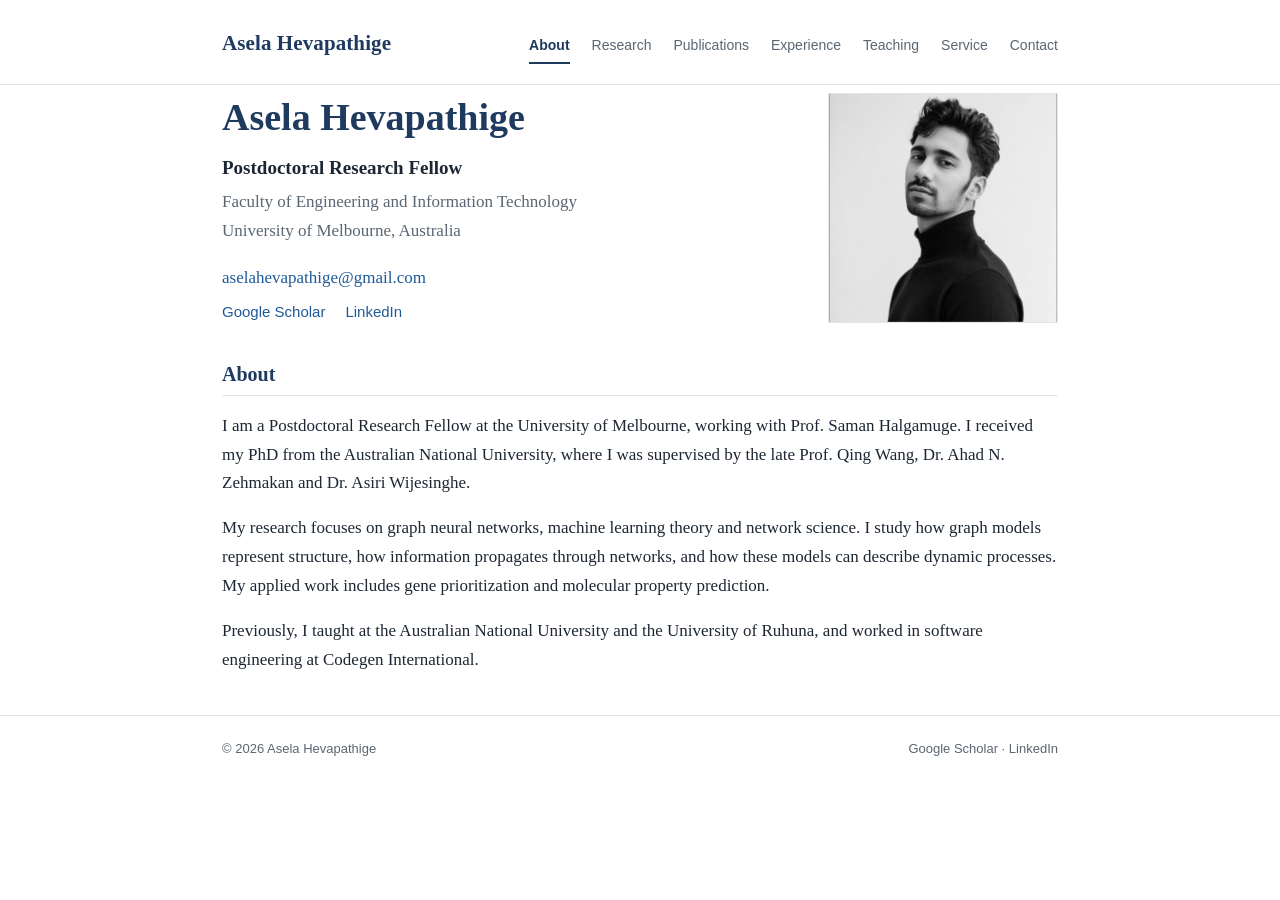
<file: index.html>
<!doctype html>
<html lang="en">
<head>
<meta charset="utf-8">
<meta name="viewport" content="width=device-width,initial-scale=1">
<title>Asela Hevapathige</title>
<meta name="description" content="Asela Hevapathige, Postdoctoral Research Fellow at the University of Melbourne.">
<meta name="theme-color" content="#1f3a5f">
<link rel="icon" type="image/svg+xml" href="data:image/svg+xml,%3Csvg%20xmlns%3D%22http%3A//www.w3.org/2000/svg%22%20viewBox%3D%220%200%2040%2040%22%3E%3Crect%20width%3D%2240%22%20height%3D%2240%22%20rx%3D%224%22%20fill%3D%22%231f3a5f%22/%3E%3Ctext%20x%3D%2220%22%20y%3D%2229%22%20text-anchor%3D%22middle%22%20font-family%3D%22Georgia%2Cserif%22%20font-size%3D%2226%22%20fill%3D%22white%22%3EA%3C/text%3E%3C/svg%3E">
<link rel="stylesheet" href="style.css">
</head>
<body>
<a class="skip" href="#main">Skip to content</a>
<header>
<div class="wrap bar">
<a class="brand" href="index.html">Asela Hevapathige</a>
<nav aria-label="Main navigation"><a href="index.html" aria-current="page">About</a><a href="research.html">Research</a><a href="publications.html">Publications</a><a href="experience.html">Experience</a><a href="teaching.html">Teaching</a><a href="service.html">Service</a><a href="contact.html">Contact</a></nav>
</div>
</header>
<main id="main" class="wrap">


<section class="intro">
<div class="intro-text">
<h1>Asela Hevapathige</h1>
<p class="role">Postdoctoral Research Fellow</p>
<p class="affil">Faculty of Engineering and Information Technology<br>University of Melbourne, Australia</p>
<p class="contact-line"><a href="mailto:aselahevapathige@gmail.com">aselahevapathige@gmail.com</a></p>
<p class="links"><a href="https://scholar.google.com/citations?user=z_0UeosAAAAJ&hl=en" target="_blank" rel="noopener noreferrer">Google Scholar</a><a href="https://www.linkedin.com/in/aselahevapathige" target="_blank" rel="noopener noreferrer">LinkedIn</a></p>
</div>
<img class="portrait" src="profile.jpg" alt="Portrait of Asela Hevapathige" width="240">
</section>
<section class="bio">
<h2>About</h2>
<p>I am a Postdoctoral Research Fellow at the University of Melbourne, working with Prof. Saman Halgamuge. I received my PhD from the Australian National University, where I was supervised by the late Prof. Qing Wang, Dr. Ahad N. Zehmakan and Dr. Asiri Wijesinghe.</p>
<p>My research focuses on graph neural networks, machine learning theory and network science. I study how graph models represent structure, how information propagates through networks, and how these models can describe dynamic processes. My applied work includes gene prioritization and molecular property prediction.</p>
<p>Previously, I taught at the Australian National University and the University of Ruhuna, and worked in software engineering at Codegen International.</p>
</section>

</main>
<footer>
<div class="wrap foot">
<span>&copy; 2026 Asela Hevapathige</span>
<span><a href="https://scholar.google.com/citations?user=z_0UeosAAAAJ&hl=en" target="_blank" rel="noopener noreferrer">Google Scholar</a> &middot; <a href="https://www.linkedin.com/in/aselahevapathige" target="_blank" rel="noopener noreferrer">LinkedIn</a></span>
</div>
</footer>
</body>
</html>
</file>
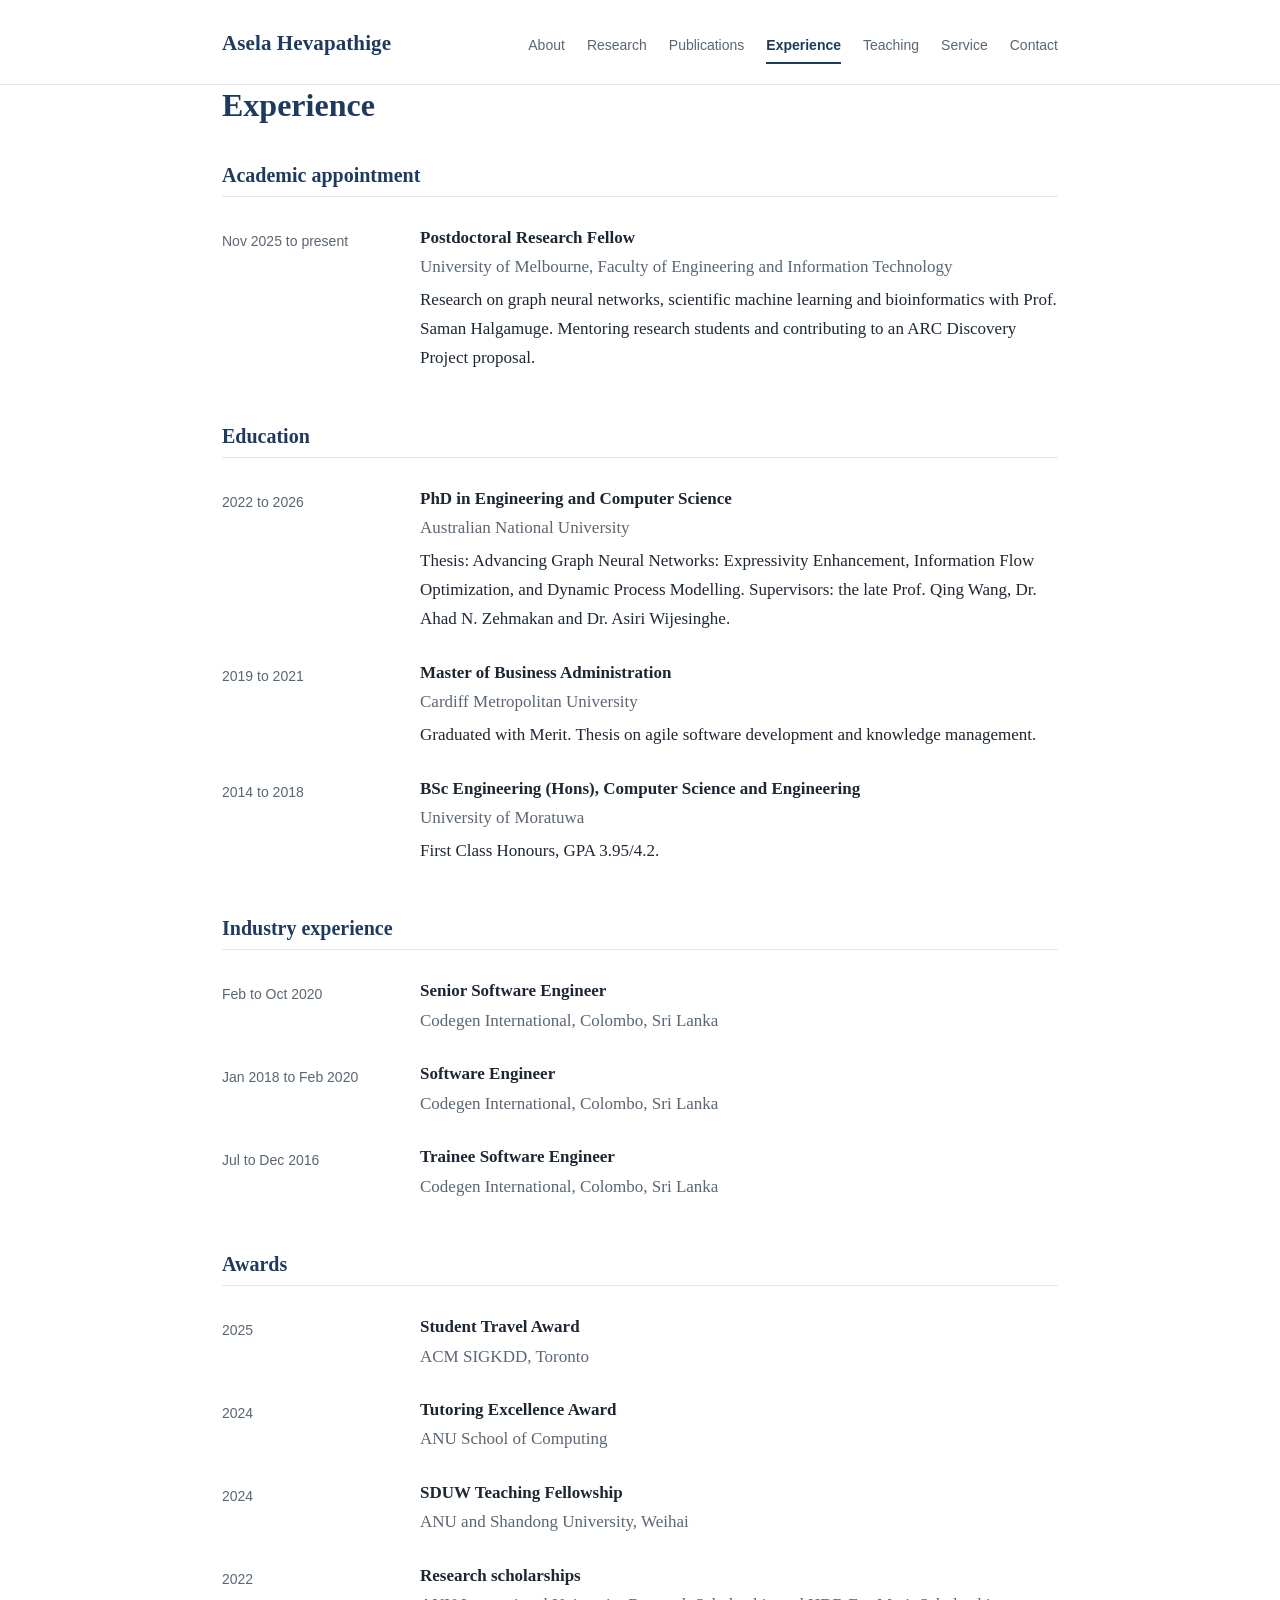
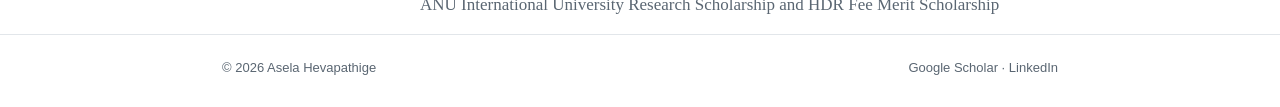
<file: awards.html>
<!doctype html><html lang="en"><head><meta charset="utf-8"><title>Redirecting</title><meta http-equiv="refresh" content="0; url=experience.html"><link rel="canonical" href="experience.html"></head><body><p>This page has moved to <a href="experience.html">Experience</a>.</p></body></html>
</file>
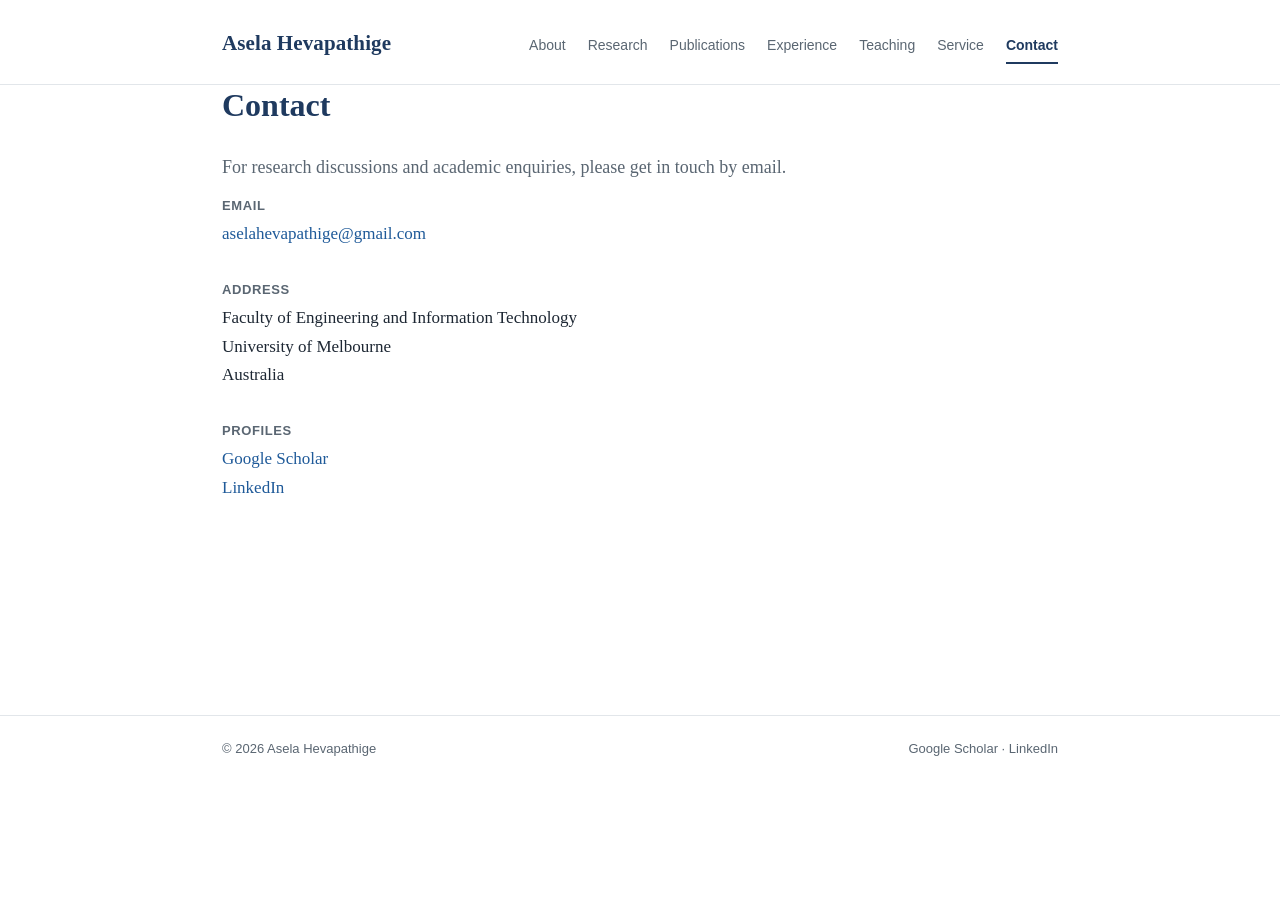
<file: contact.html>
<!doctype html>
<html lang="en">
<head>
<meta charset="utf-8">
<meta name="viewport" content="width=device-width,initial-scale=1">
<title>Contact | Asela Hevapathige</title>
<meta name="description" content="Contact details for Asela Hevapathige.">
<meta name="theme-color" content="#1f3a5f">
<link rel="icon" type="image/svg+xml" href="data:image/svg+xml,%3Csvg%20xmlns%3D%22http%3A//www.w3.org/2000/svg%22%20viewBox%3D%220%200%2040%2040%22%3E%3Crect%20width%3D%2240%22%20height%3D%2240%22%20rx%3D%224%22%20fill%3D%22%231f3a5f%22/%3E%3Ctext%20x%3D%2220%22%20y%3D%2229%22%20text-anchor%3D%22middle%22%20font-family%3D%22Georgia%2Cserif%22%20font-size%3D%2226%22%20fill%3D%22white%22%3EA%3C/text%3E%3C/svg%3E">
<link rel="stylesheet" href="style.css">
</head>
<body>
<a class="skip" href="#main">Skip to content</a>
<header>
<div class="wrap bar">
<a class="brand" href="index.html">Asela Hevapathige</a>
<nav aria-label="Main navigation"><a href="index.html">About</a><a href="research.html">Research</a><a href="publications.html">Publications</a><a href="experience.html">Experience</a><a href="teaching.html">Teaching</a><a href="service.html">Service</a><a href="contact.html" aria-current="page">Contact</a></nav>
</div>
</header>
<main id="main" class="wrap">
<h1>Contact</h1>

<p class="lead">For research discussions and academic enquiries, please get in touch by email.</p>
<section class="contact">
<p><strong>Email</strong><br><a href="mailto:aselahevapathige@gmail.com">aselahevapathige@gmail.com</a></p>
<p><strong>Address</strong><br>Faculty of Engineering and Information Technology<br>University of Melbourne<br>Australia</p>
<p><strong>Profiles</strong><br><a href="https://scholar.google.com/citations?user=z_0UeosAAAAJ&hl=en" target="_blank" rel="noopener noreferrer">Google Scholar</a><br><a href="https://www.linkedin.com/in/aselahevapathige" target="_blank" rel="noopener noreferrer">LinkedIn</a></p>
</section>

</main>
<footer>
<div class="wrap foot">
<span>&copy; 2026 Asela Hevapathige</span>
<span><a href="https://scholar.google.com/citations?user=z_0UeosAAAAJ&hl=en" target="_blank" rel="noopener noreferrer">Google Scholar</a> &middot; <a href="https://www.linkedin.com/in/aselahevapathige" target="_blank" rel="noopener noreferrer">LinkedIn</a></span>
</div>
</footer>
</body>
</html>
</file>
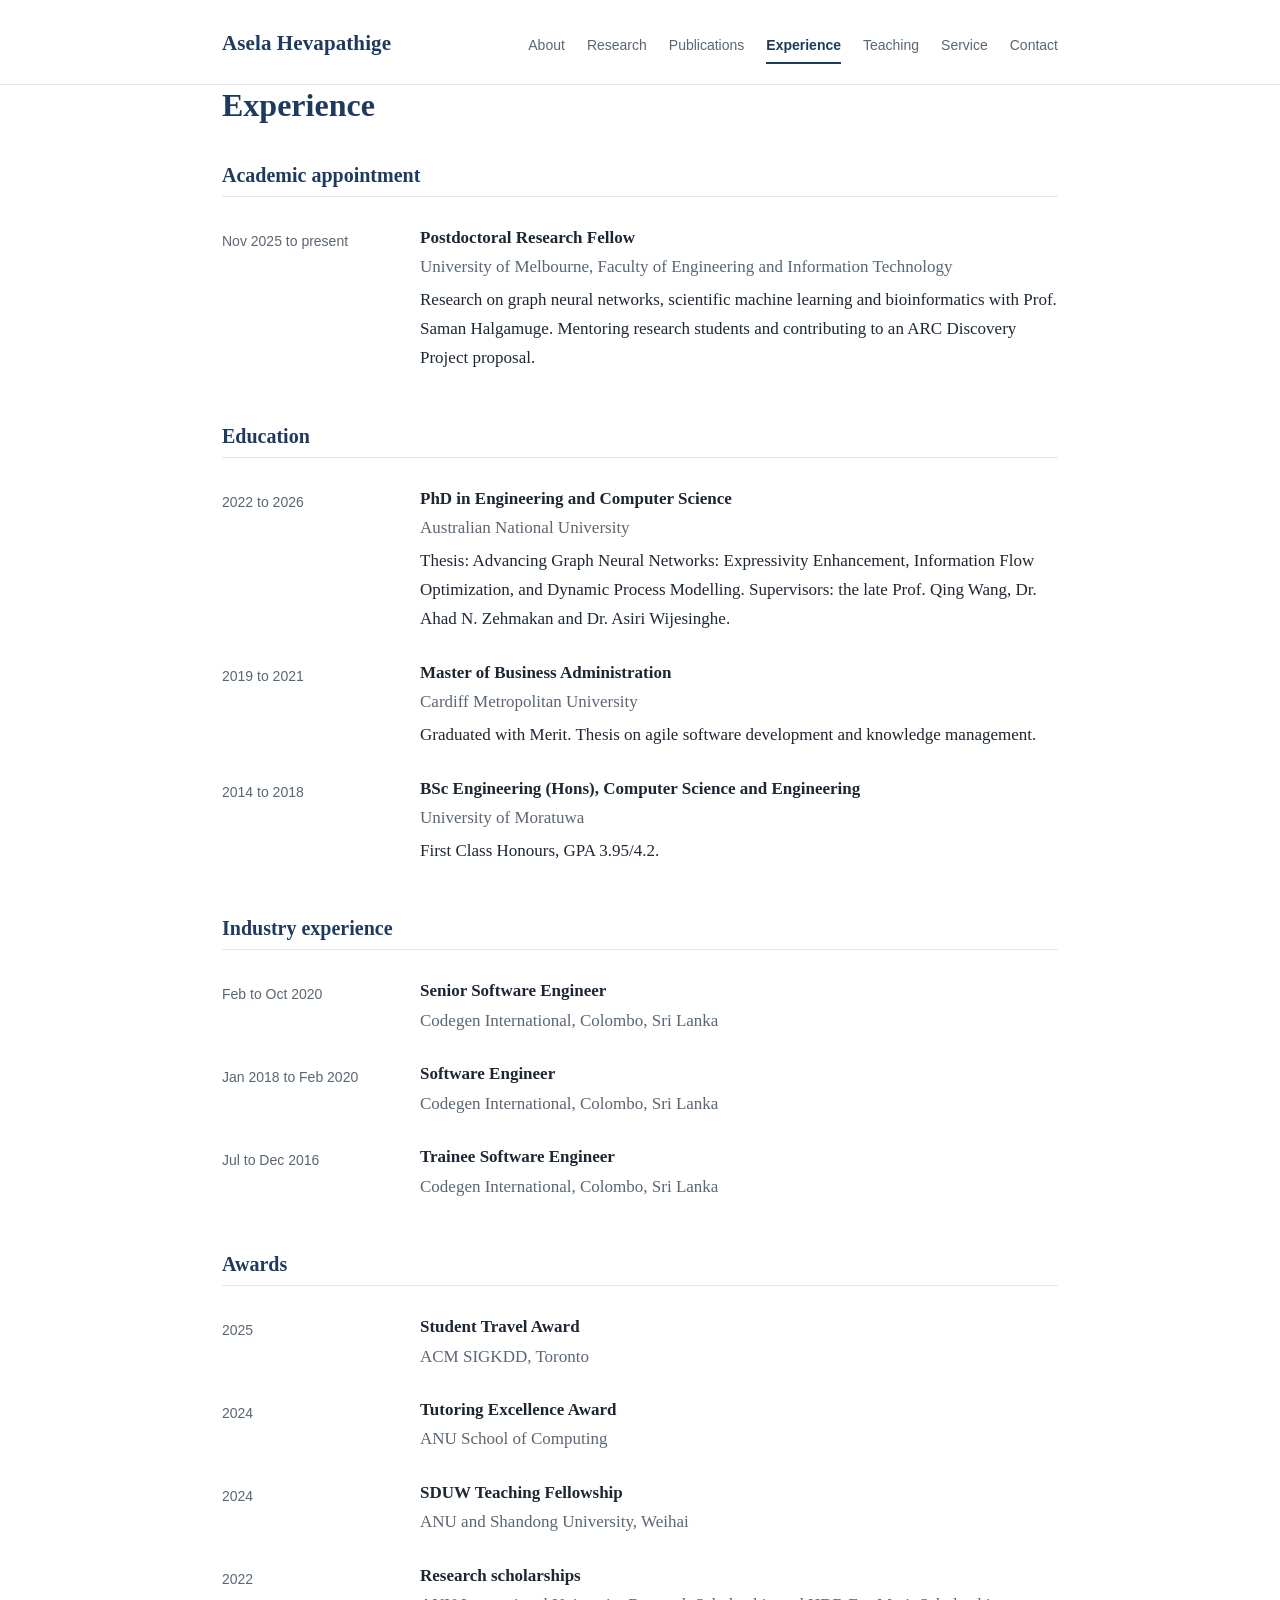
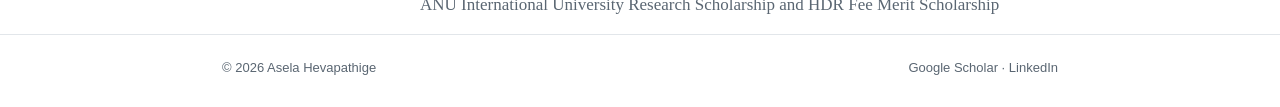
<file: experience.html>
<!doctype html>
<html lang="en">
<head>
<meta charset="utf-8">
<meta name="viewport" content="width=device-width,initial-scale=1">
<title>Experience | Asela Hevapathige</title>
<meta name="description" content="Academic appointment, education, industry experience and awards.">
<meta name="theme-color" content="#1f3a5f">
<link rel="icon" type="image/svg+xml" href="data:image/svg+xml,%3Csvg%20xmlns%3D%22http%3A//www.w3.org/2000/svg%22%20viewBox%3D%220%200%2040%2040%22%3E%3Crect%20width%3D%2240%22%20height%3D%2240%22%20rx%3D%224%22%20fill%3D%22%231f3a5f%22/%3E%3Ctext%20x%3D%2220%22%20y%3D%2229%22%20text-anchor%3D%22middle%22%20font-family%3D%22Georgia%2Cserif%22%20font-size%3D%2226%22%20fill%3D%22white%22%3EA%3C/text%3E%3C/svg%3E">
<link rel="stylesheet" href="style.css">
</head>
<body>
<a class="skip" href="#main">Skip to content</a>
<header>
<div class="wrap bar">
<a class="brand" href="index.html">Asela Hevapathige</a>
<nav aria-label="Main navigation"><a href="index.html">About</a><a href="research.html">Research</a><a href="publications.html">Publications</a><a href="experience.html" aria-current="page">Experience</a><a href="teaching.html">Teaching</a><a href="service.html">Service</a><a href="contact.html">Contact</a></nav>
</div>
</header>
<main id="main" class="wrap">
<h1>Experience</h1>

<section>
<h2>Academic appointment</h2>
<div class="entry"><div class="date">Nov 2025 to present</div><div><h3>Postdoctoral Research Fellow</h3><p class="org">University of Melbourne, Faculty of Engineering and Information Technology</p><p>Research on graph neural networks, scientific machine learning and bioinformatics with Prof. Saman Halgamuge. Mentoring research students and contributing to an ARC Discovery Project proposal.</p></div></div>
</section>
<section>
<h2>Education</h2>
<div class="entry"><div class="date">2022 to 2026</div><div><h3>PhD in Engineering and Computer Science</h3><p class="org">Australian National University</p><p>Thesis: Advancing Graph Neural Networks: Expressivity Enhancement, Information Flow Optimization, and Dynamic Process Modelling. Supervisors: the late Prof. Qing Wang, Dr. Ahad N. Zehmakan and Dr. Asiri Wijesinghe.</p></div></div>
<div class="entry"><div class="date">2019 to 2021</div><div><h3>Master of Business Administration</h3><p class="org">Cardiff Metropolitan University</p><p>Graduated with Merit. Thesis on agile software development and knowledge management.</p></div></div>
<div class="entry"><div class="date">2014 to 2018</div><div><h3>BSc Engineering (Hons), Computer Science and Engineering</h3><p class="org">University of Moratuwa</p><p>First Class Honours, GPA 3.95/4.2.</p></div></div>
</section>
<section>
<h2>Industry experience</h2>
<div class="entry"><div class="date">Feb to Oct 2020</div><div><h3>Senior Software Engineer</h3><p class="org">Codegen International, Colombo, Sri Lanka</p></div></div>
<div class="entry"><div class="date">Jan 2018 to Feb 2020</div><div><h3>Software Engineer</h3><p class="org">Codegen International, Colombo, Sri Lanka</p></div></div>
<div class="entry"><div class="date">Jul to Dec 2016</div><div><h3>Trainee Software Engineer</h3><p class="org">Codegen International, Colombo, Sri Lanka</p></div></div>
</section>
<section>
<h2>Awards</h2>
<div class="entry"><div class="date">2025</div><div><h3>Student Travel Award</h3><p class="org">ACM SIGKDD, Toronto</p></div></div>
<div class="entry"><div class="date">2024</div><div><h3>Tutoring Excellence Award</h3><p class="org">ANU School of Computing</p></div></div>
<div class="entry"><div class="date">2024</div><div><h3>SDUW Teaching Fellowship</h3><p class="org">ANU and Shandong University, Weihai</p></div></div>
<div class="entry"><div class="date">2022</div><div><h3>Research scholarships</h3><p class="org">ANU International University Research Scholarship and HDR Fee Merit Scholarship</p></div></div>
</section>

</main>
<footer>
<div class="wrap foot">
<span>&copy; 2026 Asela Hevapathige</span>
<span><a href="https://scholar.google.com/citations?user=z_0UeosAAAAJ&hl=en" target="_blank" rel="noopener noreferrer">Google Scholar</a> &middot; <a href="https://www.linkedin.com/in/aselahevapathige" target="_blank" rel="noopener noreferrer">LinkedIn</a></span>
</div>
</footer>
</body>
</html>
</file>
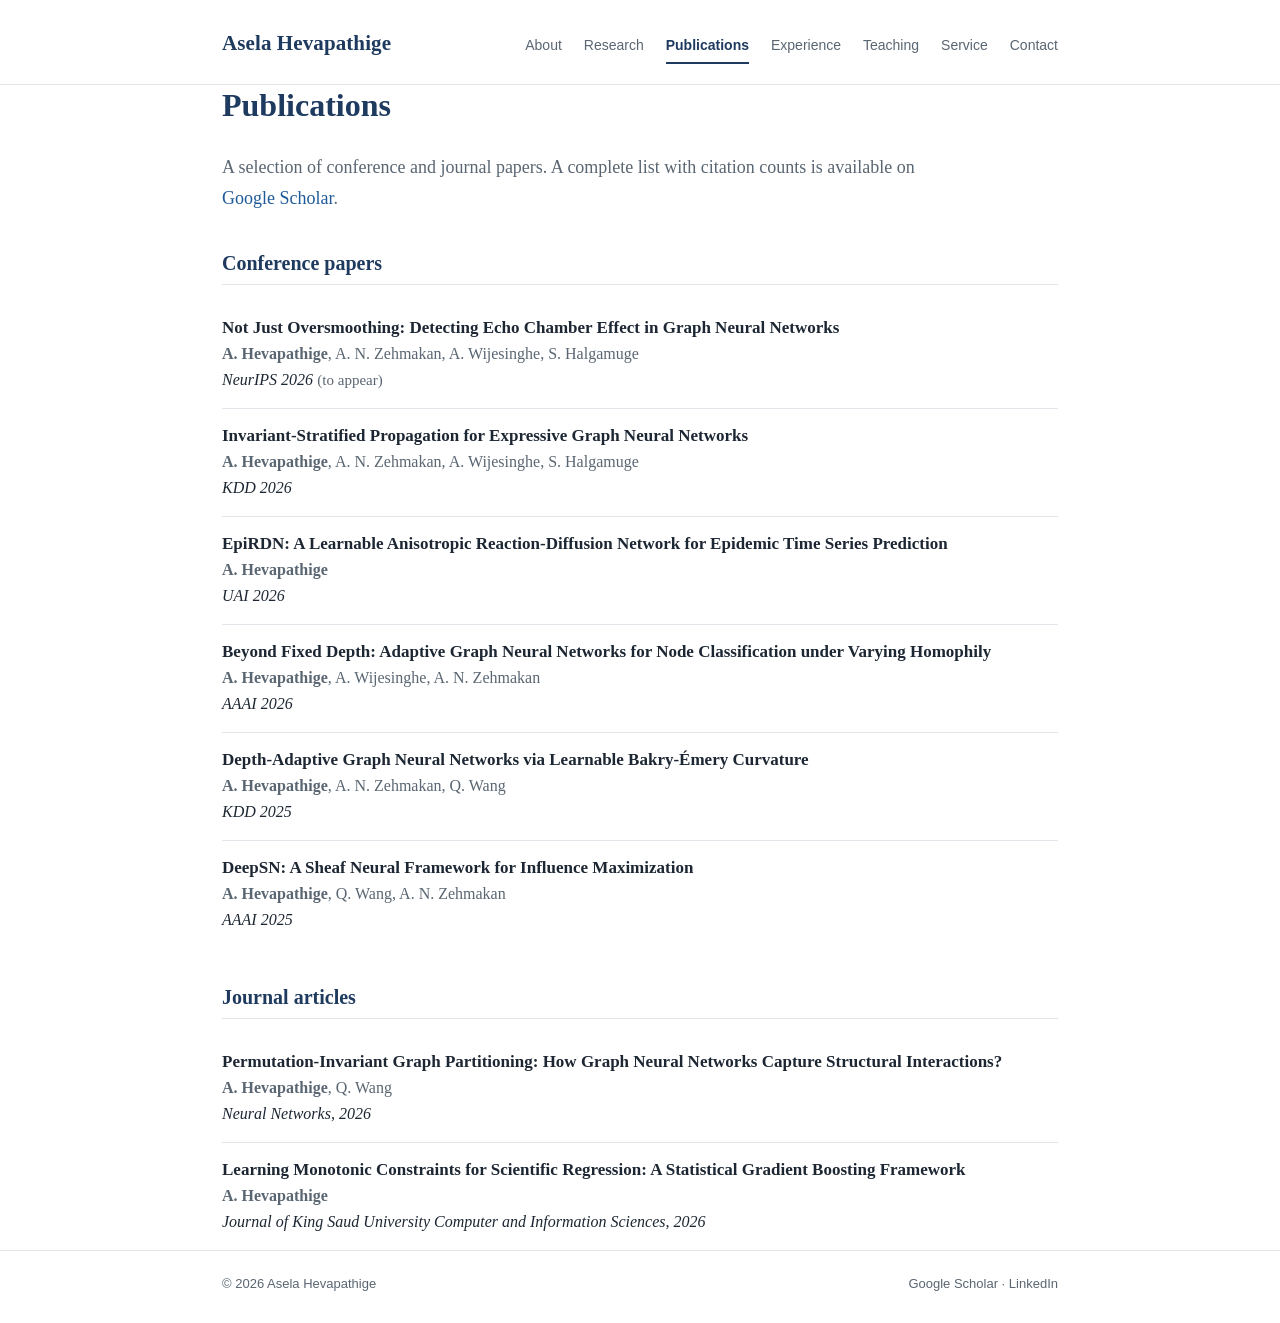
<file: publications.html>
<!doctype html>
<html lang="en">
<head>
<meta charset="utf-8">
<meta name="viewport" content="width=device-width,initial-scale=1">
<title>Publications | Asela Hevapathige</title>
<meta name="description" content="Selected papers at NeurIPS, KDD, AAAI and UAI, and selected journal articles.">
<meta name="theme-color" content="#1f3a5f">
<link rel="icon" type="image/svg+xml" href="data:image/svg+xml,%3Csvg%20xmlns%3D%22http%3A//www.w3.org/2000/svg%22%20viewBox%3D%220%200%2040%2040%22%3E%3Crect%20width%3D%2240%22%20height%3D%2240%22%20rx%3D%224%22%20fill%3D%22%231f3a5f%22/%3E%3Ctext%20x%3D%2220%22%20y%3D%2229%22%20text-anchor%3D%22middle%22%20font-family%3D%22Georgia%2Cserif%22%20font-size%3D%2226%22%20fill%3D%22white%22%3EA%3C/text%3E%3C/svg%3E">
<link rel="stylesheet" href="style.css">
</head>
<body>
<a class="skip" href="#main">Skip to content</a>
<header>
<div class="wrap bar">
<a class="brand" href="index.html">Asela Hevapathige</a>
<nav aria-label="Main navigation"><a href="index.html">About</a><a href="research.html">Research</a><a href="publications.html" aria-current="page">Publications</a><a href="experience.html">Experience</a><a href="teaching.html">Teaching</a><a href="service.html">Service</a><a href="contact.html">Contact</a></nav>
</div>
</header>
<main id="main" class="wrap">
<h1>Publications</h1>

<p class="lead">A selection of conference and journal papers. A complete list with citation counts is available on <a href="https://scholar.google.com/citations?user=z_0UeosAAAAJ&hl=en" target="_blank" rel="noopener noreferrer">Google Scholar</a>.</p>
<section>
<h2>Conference papers</h2>
<ul class="pubs"><li><span class="ptitle">Not Just Oversmoothing: Detecting Echo Chamber Effect in Graph Neural Networks</span><br><span class="authors"><strong>A. Hevapathige</strong>, A. N. Zehmakan, A. Wijesinghe, S. Halgamuge</span><br><span class="venue">NeurIPS 2026</span> <span class="note">(to appear)</span></li><li><span class="ptitle">Invariant-Stratified Propagation for Expressive Graph Neural Networks</span><br><span class="authors"><strong>A. Hevapathige</strong>, A. N. Zehmakan, A. Wijesinghe, S. Halgamuge</span><br><span class="venue">KDD 2026</span></li><li><span class="ptitle">EpiRDN: A Learnable Anisotropic Reaction-Diffusion Network for Epidemic Time Series Prediction</span><br><span class="authors"><strong>A. Hevapathige</strong></span><br><span class="venue">UAI 2026</span></li><li><span class="ptitle">Beyond Fixed Depth: Adaptive Graph Neural Networks for Node Classification under Varying Homophily</span><br><span class="authors"><strong>A. Hevapathige</strong>, A. Wijesinghe, A. N. Zehmakan</span><br><span class="venue">AAAI 2026</span></li><li><span class="ptitle">Depth-Adaptive Graph Neural Networks via Learnable Bakry-&Eacute;mery Curvature</span><br><span class="authors"><strong>A. Hevapathige</strong>, A. N. Zehmakan, Q. Wang</span><br><span class="venue">KDD 2025</span></li><li><span class="ptitle">DeepSN: A Sheaf Neural Framework for Influence Maximization</span><br><span class="authors"><strong>A. Hevapathige</strong>, Q. Wang, A. N. Zehmakan</span><br><span class="venue">AAAI 2025</span></li></ul>
</section>
<section>
<h2>Journal articles</h2>
<ul class="pubs"><li><span class="ptitle">Permutation-Invariant Graph Partitioning: How Graph Neural Networks Capture Structural Interactions?</span><br><span class="authors"><strong>A. Hevapathige</strong>, Q. Wang</span><br><span class="venue">Neural Networks, 2026</span></li><li><span class="ptitle">Learning Monotonic Constraints for Scientific Regression: A Statistical Gradient Boosting Framework</span><br><span class="authors"><strong>A. Hevapathige</strong></span><br><span class="venue">Journal of King Saud University Computer and Information Sciences, 2026</span></li></ul>
</section>

</main>
<footer>
<div class="wrap foot">
<span>&copy; 2026 Asela Hevapathige</span>
<span><a href="https://scholar.google.com/citations?user=z_0UeosAAAAJ&hl=en" target="_blank" rel="noopener noreferrer">Google Scholar</a> &middot; <a href="https://www.linkedin.com/in/aselahevapathige" target="_blank" rel="noopener noreferrer">LinkedIn</a></span>
</div>
</footer>
</body>
</html>
</file>
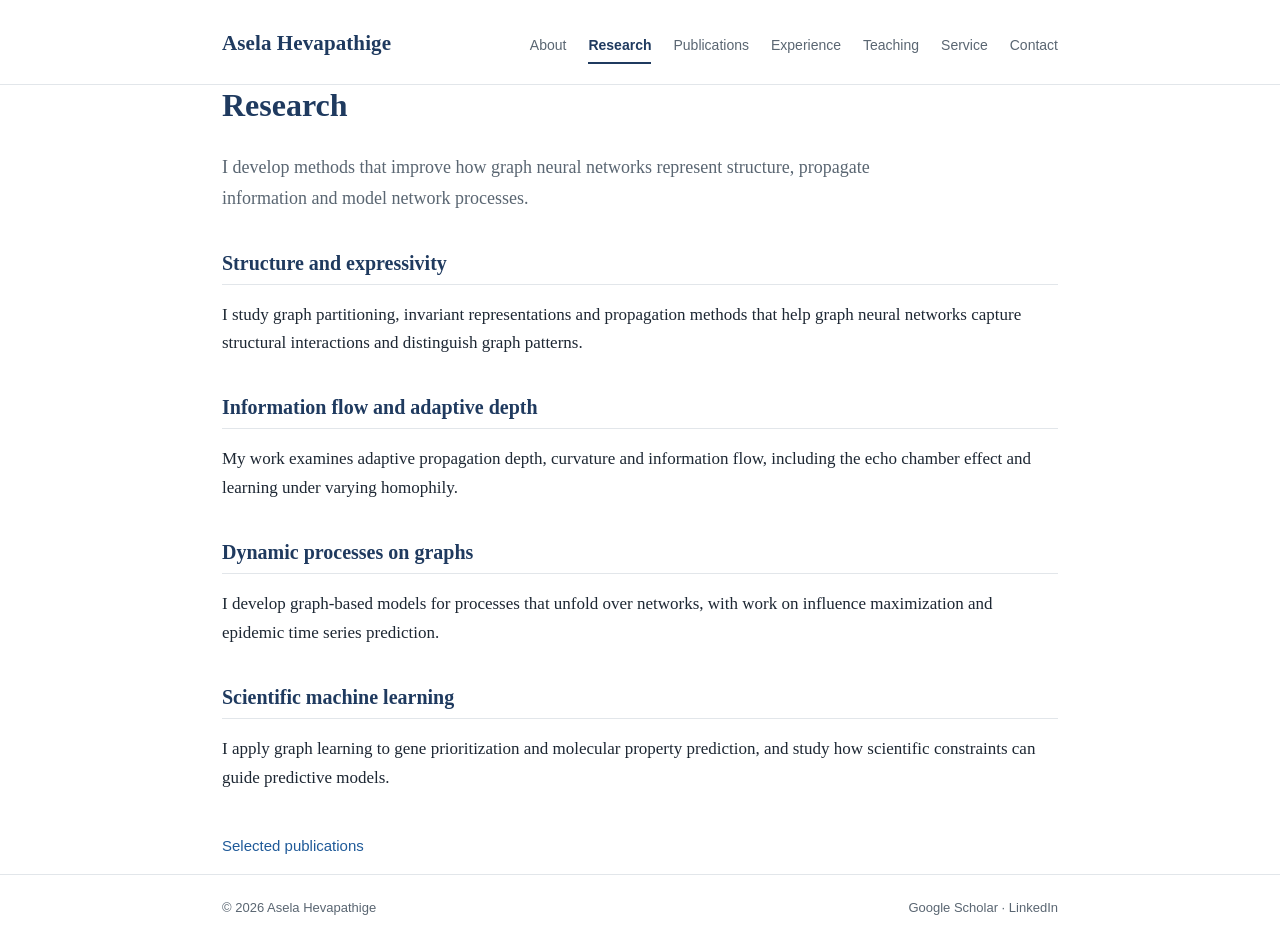
<file: research.html>
<!doctype html>
<html lang="en">
<head>
<meta charset="utf-8">
<meta name="viewport" content="width=device-width,initial-scale=1">
<title>Research | Asela Hevapathige</title>
<meta name="description" content="Graph neural networks, graph expressivity, adaptive propagation, network dynamics and scientific machine learning.">
<meta name="theme-color" content="#1f3a5f">
<link rel="icon" type="image/svg+xml" href="data:image/svg+xml,%3Csvg%20xmlns%3D%22http%3A//www.w3.org/2000/svg%22%20viewBox%3D%220%200%2040%2040%22%3E%3Crect%20width%3D%2240%22%20height%3D%2240%22%20rx%3D%224%22%20fill%3D%22%231f3a5f%22/%3E%3Ctext%20x%3D%2220%22%20y%3D%2229%22%20text-anchor%3D%22middle%22%20font-family%3D%22Georgia%2Cserif%22%20font-size%3D%2226%22%20fill%3D%22white%22%3EA%3C/text%3E%3C/svg%3E">
<link rel="stylesheet" href="style.css">
</head>
<body>
<a class="skip" href="#main">Skip to content</a>
<header>
<div class="wrap bar">
<a class="brand" href="index.html">Asela Hevapathige</a>
<nav aria-label="Main navigation"><a href="index.html">About</a><a href="research.html" aria-current="page">Research</a><a href="publications.html">Publications</a><a href="experience.html">Experience</a><a href="teaching.html">Teaching</a><a href="service.html">Service</a><a href="contact.html">Contact</a></nav>
</div>
</header>
<main id="main" class="wrap">
<h1>Research</h1>

<p class="lead">I develop methods that improve how graph neural networks represent structure, propagate information and model network processes.</p>
<section>
<h2>Structure and expressivity</h2>
<p>I study graph partitioning, invariant representations and propagation methods that help graph neural networks capture structural interactions and distinguish graph patterns.</p>
</section>
<section>
<h2>Information flow and adaptive depth</h2>
<p>My work examines adaptive propagation depth, curvature and information flow, including the echo chamber effect and learning under varying homophily.</p>
</section>
<section>
<h2>Dynamic processes on graphs</h2>
<p>I develop graph-based models for processes that unfold over networks, with work on influence maximization and epidemic time series prediction.</p>
</section>
<section>
<h2>Scientific machine learning</h2>
<p>I apply graph learning to gene prioritization and molecular property prediction, and study how scientific constraints can guide predictive models.</p>
</section>
<p class="more"><a href="publications.html">Selected publications</a></p>

</main>
<footer>
<div class="wrap foot">
<span>&copy; 2026 Asela Hevapathige</span>
<span><a href="https://scholar.google.com/citations?user=z_0UeosAAAAJ&hl=en" target="_blank" rel="noopener noreferrer">Google Scholar</a> &middot; <a href="https://www.linkedin.com/in/aselahevapathige" target="_blank" rel="noopener noreferrer">LinkedIn</a></span>
</div>
</footer>
</body>
</html>
</file>
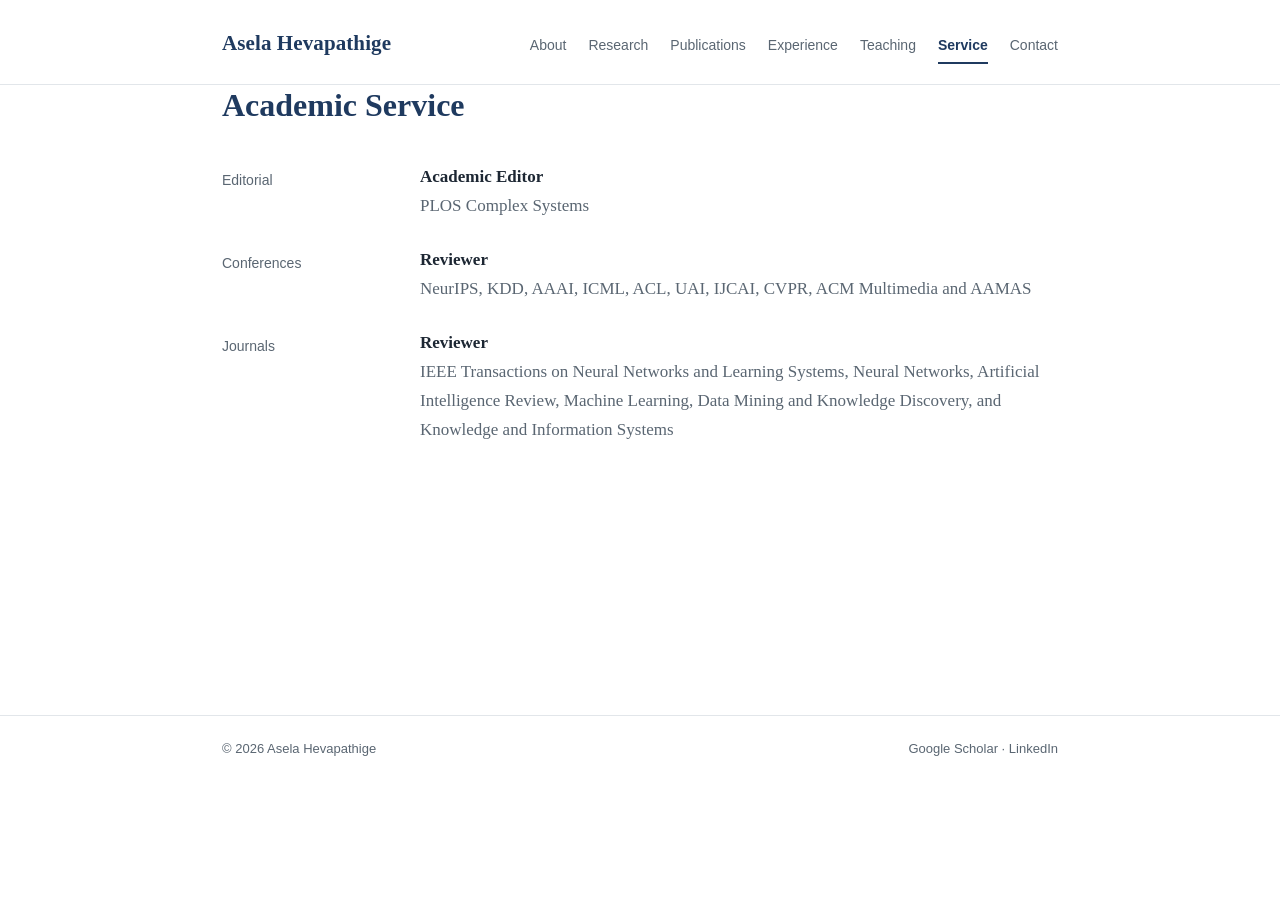
<file: service.html>
<!doctype html>
<html lang="en">
<head>
<meta charset="utf-8">
<meta name="viewport" content="width=device-width,initial-scale=1">
<title>Academic Service | Asela Hevapathige</title>
<meta name="description" content="Editorial responsibilities and academic reviewing.">
<meta name="theme-color" content="#1f3a5f">
<link rel="icon" type="image/svg+xml" href="data:image/svg+xml,%3Csvg%20xmlns%3D%22http%3A//www.w3.org/2000/svg%22%20viewBox%3D%220%200%2040%2040%22%3E%3Crect%20width%3D%2240%22%20height%3D%2240%22%20rx%3D%224%22%20fill%3D%22%231f3a5f%22/%3E%3Ctext%20x%3D%2220%22%20y%3D%2229%22%20text-anchor%3D%22middle%22%20font-family%3D%22Georgia%2Cserif%22%20font-size%3D%2226%22%20fill%3D%22white%22%3EA%3C/text%3E%3C/svg%3E">
<link rel="stylesheet" href="style.css">
</head>
<body>
<a class="skip" href="#main">Skip to content</a>
<header>
<div class="wrap bar">
<a class="brand" href="index.html">Asela Hevapathige</a>
<nav aria-label="Main navigation"><a href="index.html">About</a><a href="research.html">Research</a><a href="publications.html">Publications</a><a href="experience.html">Experience</a><a href="teaching.html">Teaching</a><a href="service.html" aria-current="page">Service</a><a href="contact.html">Contact</a></nav>
</div>
</header>
<main id="main" class="wrap">
<h1>Academic Service</h1>

<section>
<div class="entry"><div class="date">Editorial</div><div><h3>Academic Editor</h3><p class="org">PLOS Complex Systems</p></div></div>
<div class="entry"><div class="date">Conferences</div><div><h3>Reviewer</h3><p class="org">NeurIPS, KDD, AAAI, ICML, ACL, UAI, IJCAI, CVPR, ACM Multimedia and AAMAS</p></div></div>
<div class="entry"><div class="date">Journals</div><div><h3>Reviewer</h3><p class="org">IEEE Transactions on Neural Networks and Learning Systems, Neural Networks, Artificial Intelligence Review, Machine Learning, Data Mining and Knowledge Discovery, and Knowledge and Information Systems</p></div></div>
</section>

</main>
<footer>
<div class="wrap foot">
<span>&copy; 2026 Asela Hevapathige</span>
<span><a href="https://scholar.google.com/citations?user=z_0UeosAAAAJ&hl=en" target="_blank" rel="noopener noreferrer">Google Scholar</a> &middot; <a href="https://www.linkedin.com/in/aselahevapathige" target="_blank" rel="noopener noreferrer">LinkedIn</a></span>
</div>
</footer>
</body>
</html>
</file>
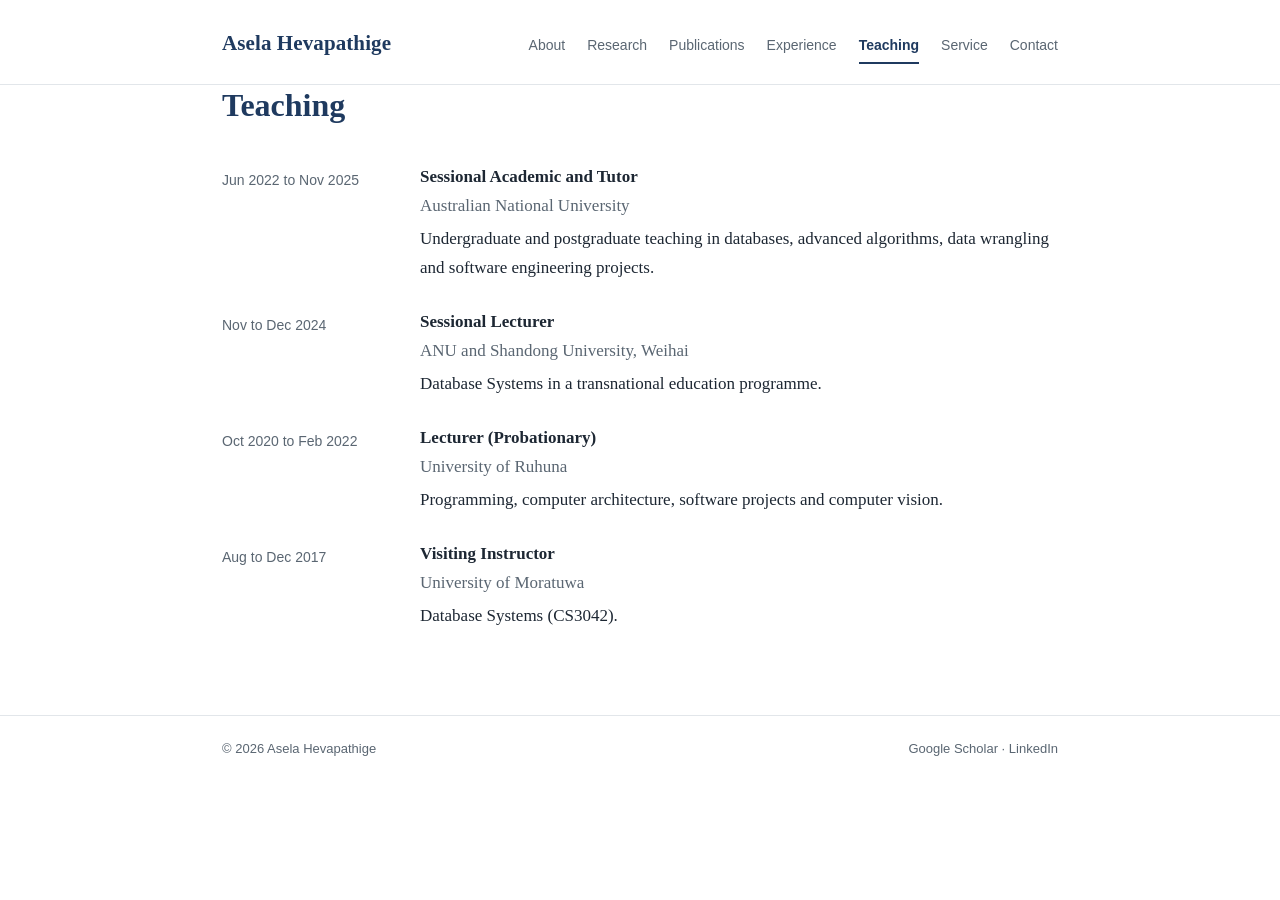
<file: teaching.html>
<!doctype html>
<html lang="en">
<head>
<meta charset="utf-8">
<meta name="viewport" content="width=device-width,initial-scale=1">
<title>Teaching | Asela Hevapathige</title>
<meta name="description" content="University teaching across undergraduate and postgraduate programmes.">
<meta name="theme-color" content="#1f3a5f">
<link rel="icon" type="image/svg+xml" href="data:image/svg+xml,%3Csvg%20xmlns%3D%22http%3A//www.w3.org/2000/svg%22%20viewBox%3D%220%200%2040%2040%22%3E%3Crect%20width%3D%2240%22%20height%3D%2240%22%20rx%3D%224%22%20fill%3D%22%231f3a5f%22/%3E%3Ctext%20x%3D%2220%22%20y%3D%2229%22%20text-anchor%3D%22middle%22%20font-family%3D%22Georgia%2Cserif%22%20font-size%3D%2226%22%20fill%3D%22white%22%3EA%3C/text%3E%3C/svg%3E">
<link rel="stylesheet" href="style.css">
</head>
<body>
<a class="skip" href="#main">Skip to content</a>
<header>
<div class="wrap bar">
<a class="brand" href="index.html">Asela Hevapathige</a>
<nav aria-label="Main navigation"><a href="index.html">About</a><a href="research.html">Research</a><a href="publications.html">Publications</a><a href="experience.html">Experience</a><a href="teaching.html" aria-current="page">Teaching</a><a href="service.html">Service</a><a href="contact.html">Contact</a></nav>
</div>
</header>
<main id="main" class="wrap">
<h1>Teaching</h1>

<section>
<div class="entry"><div class="date">Jun 2022 to Nov 2025</div><div><h3>Sessional Academic and Tutor</h3><p class="org">Australian National University</p><p>Undergraduate and postgraduate teaching in databases, advanced algorithms, data wrangling and software engineering projects.</p></div></div>
<div class="entry"><div class="date">Nov to Dec 2024</div><div><h3>Sessional Lecturer</h3><p class="org">ANU and Shandong University, Weihai</p><p>Database Systems in a transnational education programme.</p></div></div>
<div class="entry"><div class="date">Oct 2020 to Feb 2022</div><div><h3>Lecturer (Probationary)</h3><p class="org">University of Ruhuna</p><p>Programming, computer architecture, software projects and computer vision.</p></div></div>
<div class="entry"><div class="date">Aug to Dec 2017</div><div><h3>Visiting Instructor</h3><p class="org">University of Moratuwa</p><p>Database Systems (CS3042).</p></div></div>
</section>

</main>
<footer>
<div class="wrap foot">
<span>&copy; 2026 Asela Hevapathige</span>
<span><a href="https://scholar.google.com/citations?user=z_0UeosAAAAJ&hl=en" target="_blank" rel="noopener noreferrer">Google Scholar</a> &middot; <a href="https://www.linkedin.com/in/aselahevapathige" target="_blank" rel="noopener noreferrer">LinkedIn</a></span>
</div>
</footer>
</body>
</html>
</file>
<file: style.css>
:root {
  --ink: #1d2733;
  --muted: #5a6672;
  --accent: #1f3a5f;
  --link: #1f5a99;
  --line: #e2e6ea;
  --paper: #ffffff;
}

* { box-sizing: border-box; }

html { scroll-behavior: smooth; }

body {
  margin: 0;
  background: var(--paper);
  color: var(--ink);
  font: 17px/1.7 Georgia, "Times New Roman", serif;
  -webkit-font-smoothing: antialiased;
}

a { color: var(--link); text-decoration: none; }
a:hover { text-decoration: underline; text-underline-offset: 3px; }
a:focus-visible { outline: 2px solid var(--link); outline-offset: 3px; }

.skip {
  position: absolute; left: 12px; top: -60px;
  background: #fff; padding: 10px 14px; z-index: 10;
}
.skip:focus { top: 12px; }

.wrap { max-width: 900px; margin: 0 auto; padding: 0 32px; }

/* Header */
header { border-bottom: 1px solid var(--line); }
.bar {
  display: flex; align-items: baseline; justify-content: space-between;
  gap: 24px; padding-top: 26px; padding-bottom: 20px; flex-wrap: wrap;
}
.brand {
  font-size: 21px; font-weight: 700; color: var(--accent); letter-spacing: .1px;
}
.brand:hover { text-decoration: none; }
nav { display: flex; gap: 22px; flex-wrap: wrap; font-family: Arial, Helvetica, sans-serif; }
nav a { font-size: 14px; color: var(--muted); padding: 4px 0; border-bottom: 2px solid transparent; }
nav a:hover { color: var(--accent); text-decoration: none; }
nav a[aria-current="page"] { color: var(--accent); border-bottom-color: var(--accent); font-weight: 600; }

main { padding-top: 56px; padding-bottom: 80px; min-height: 70vh; }

/* Headings */
h1, h2, h3 { color: var(--accent); margin: 0; line-height: 1.3; font-weight: 700; }
h1 { font-size: 32px; margin-bottom: 26px; }
h2 {
  font-size: 20px; margin: 44px 0 16px; padding-bottom: 8px;
  border-bottom: 1px solid var(--line);
}
h3 { font-size: 17px; color: var(--ink); }
p { margin: 0 0 16px; }

.lead { font-size: 18px; color: var(--muted); margin-bottom: 8px; max-width: 720px; }

/* About */
.intro {
  display: grid; grid-template-columns: 1fr 230px; gap: 56px;
  align-items: start; padding-top: 8px;
}
.intro h1 { font-size: 38px; margin-bottom: 10px; }
.role { font-size: 19px; font-weight: 700; color: var(--ink); margin-bottom: 4px; }
.affil { color: var(--muted); margin-bottom: 18px; }
.contact-line { margin-bottom: 6px; }
.links { display: flex; gap: 20px; font-family: Arial, Helvetica, sans-serif; font-size: 15px; margin: 0; }
.portrait {
  display: block; width: 100%; max-width: 230px; height: auto;
  aspect-ratio: 1 / 1; object-fit: cover; object-position: center top;
  border: 1px solid var(--line);
}
.bio h2 { margin-top: 48px; }

/* Research */
section > h2:first-child { margin-top: 36px; }
section > p:last-child { margin-bottom: 0; }
.more { margin-top: 40px; font-family: Arial, Helvetica, sans-serif; font-size: 15px; }

/* Publications */
.pubs { list-style: none; margin: 0; padding: 0; }
.pubs li { padding: 14px 0; border-bottom: 1px solid var(--line); line-height: 1.55; }
.pubs li:last-child { border-bottom: 0; }
.ptitle { font-weight: 700; color: var(--ink); }
.authors { color: var(--muted); font-size: 16px; }
.venue { font-style: italic; font-size: 16px; }
.note { color: var(--muted); font-size: 15px; }

/* Entries (experience, teaching, service) */
.entry {
  display: grid; grid-template-columns: 170px 1fr; gap: 28px;
  padding: 14px 0;
}
.entry .date {
  font-family: Arial, Helvetica, sans-serif; font-size: 14px; color: var(--muted); padding-top: 3px;
}
.entry p { margin: 4px 0 0; }
.entry .org { color: var(--muted); }

/* Contact */
.contact p { margin-bottom: 26px; }
.contact strong { font-family: Arial, Helvetica, sans-serif; font-size: 13px; letter-spacing: .6px; text-transform: uppercase; color: var(--muted); }

/* Footer */
footer { border-top: 1px solid var(--line); }
.foot {
  display: flex; justify-content: space-between; gap: 16px; flex-wrap: wrap;
  padding-top: 22px; padding-bottom: 28px;
  font-family: Arial, Helvetica, sans-serif; font-size: 13px; color: var(--muted);
}
.foot a { color: var(--muted); }
.foot a:hover { color: var(--accent); }

@media (max-width: 680px) {
  body { font-size: 16px; }
  .wrap { padding: 0 22px; }
  .bar { padding-top: 20px; padding-bottom: 14px; }
  nav { gap: 6px 16px; }
  main { padding-top: 32px; }
  h1 { font-size: 28px; }
  .intro { grid-template-columns: 1fr; gap: 24px; }
  .intro h1 { font-size: 32px; }
  .portrait { grid-row: 1; max-width: 160px; }
  .entry { grid-template-columns: 1fr; gap: 2px; }
  .entry .date { padding-top: 0; }
}

@media (prefers-reduced-motion: reduce) { html { scroll-behavior: auto; } }

@media print {
  header nav, .skip { display: none; }
  main { padding-top: 0; }
}
</file>
